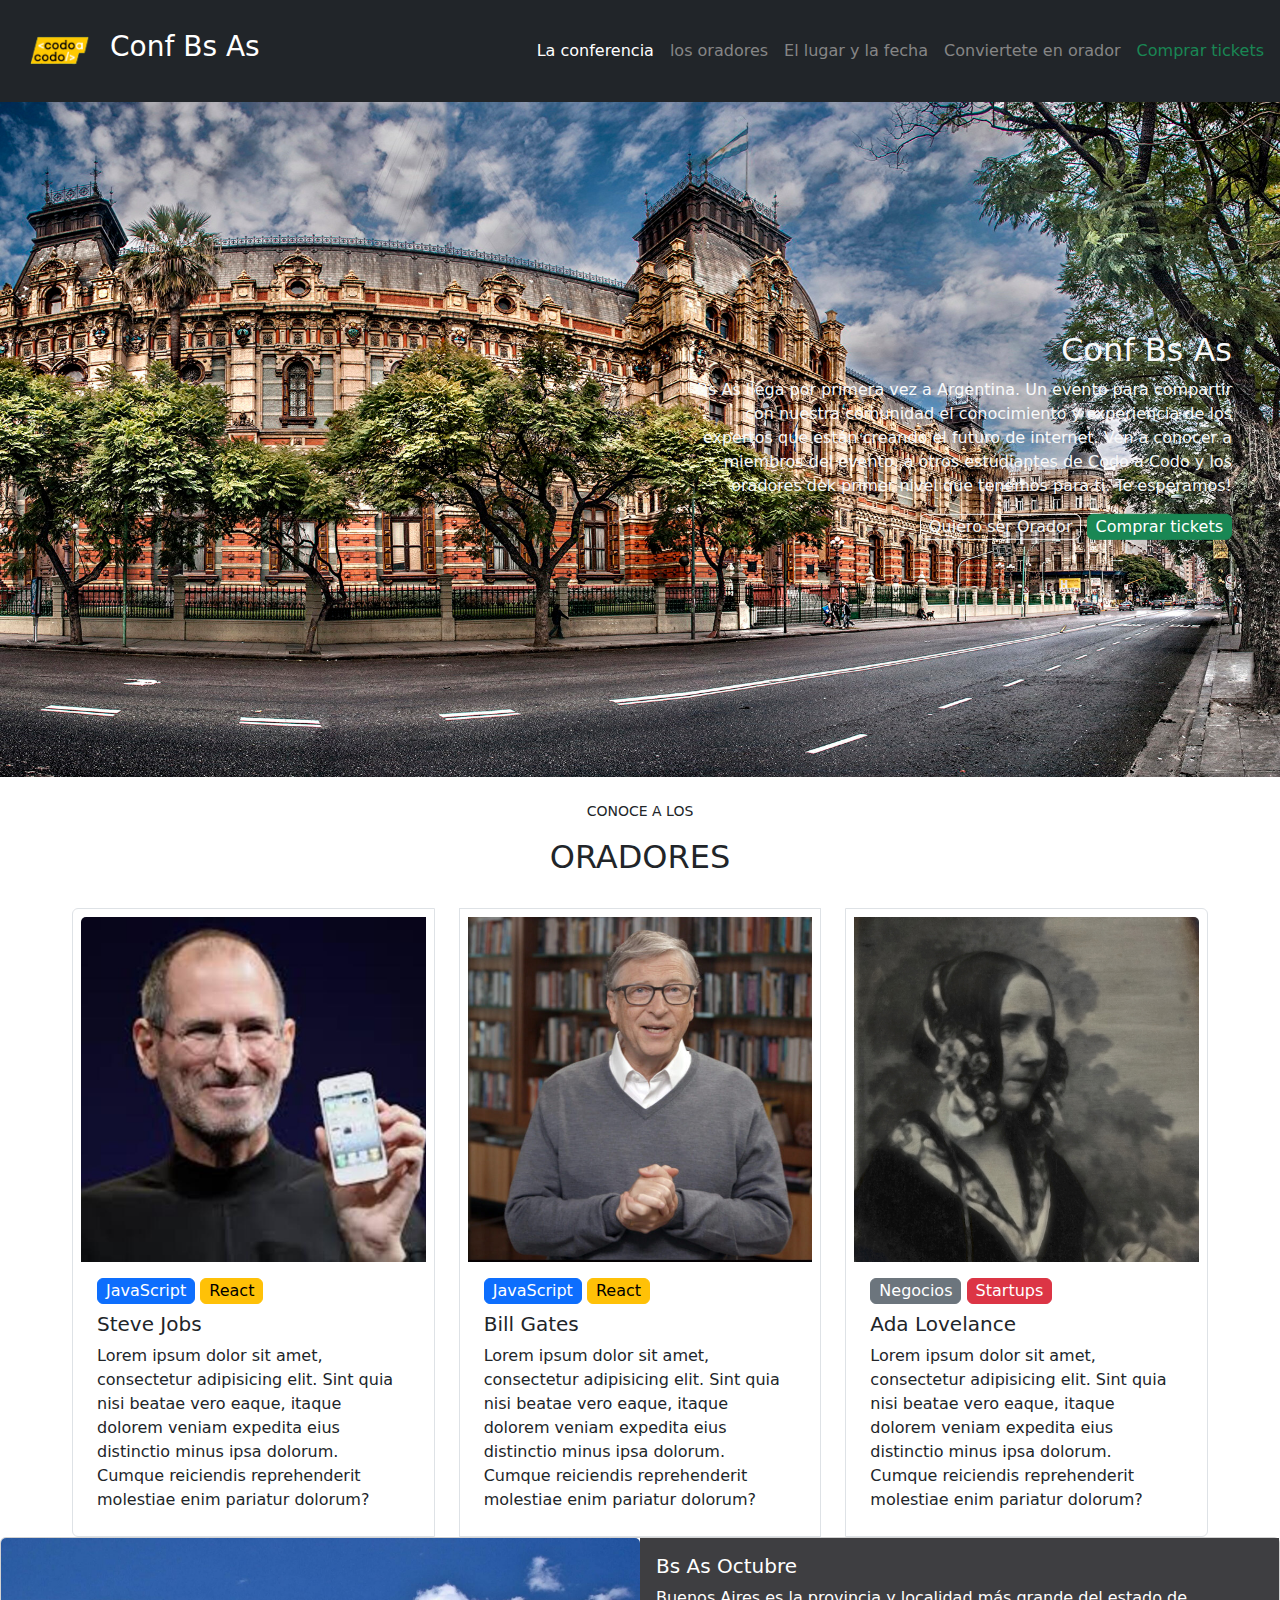
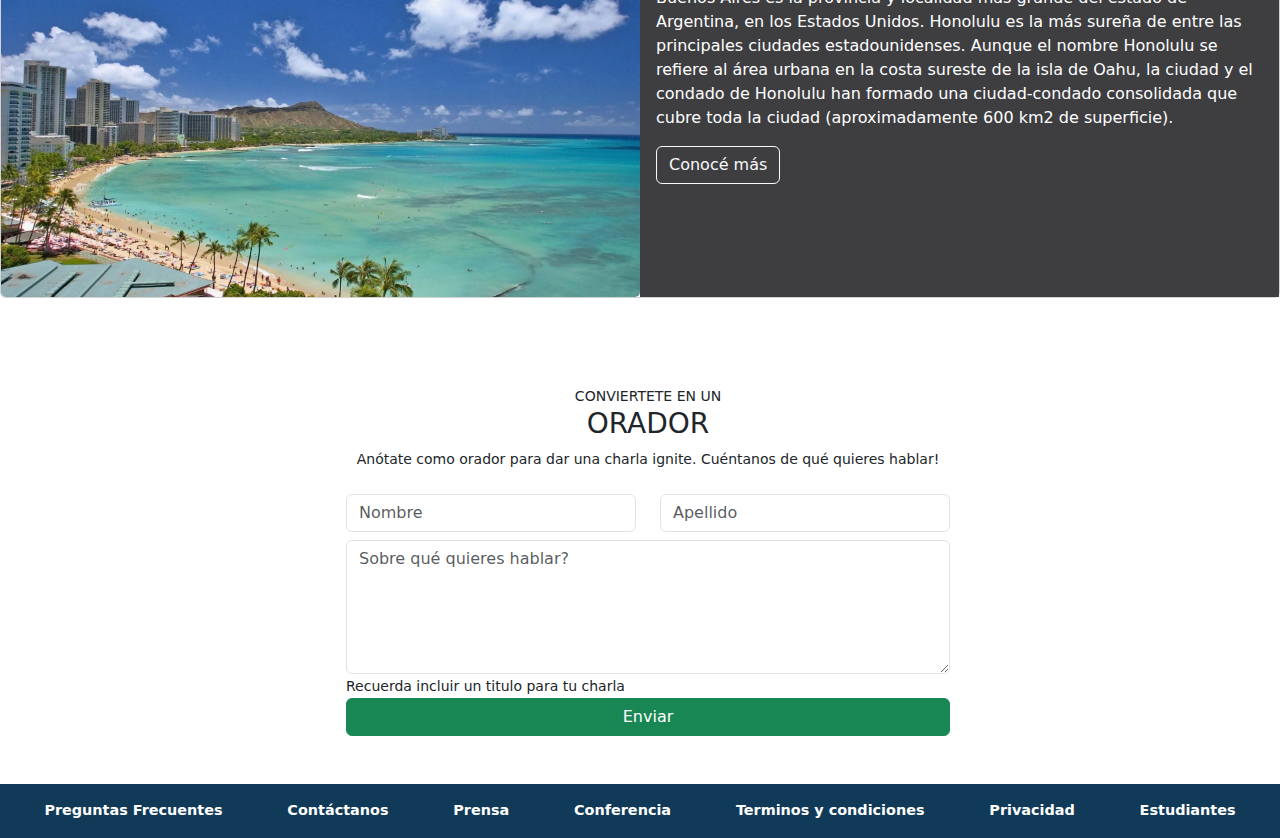
<file: index.html>
<!DOCTYPE html>
<html lang="en">

<head>
    <meta charset="UTF-8" />
    <meta http-equiv="X-UA-Compatible" content="IE=edge" />
    <meta name="viewport" content="width=device-width, initial-scale=1.0" />
    <!-- CSS -->
    <link rel="stylesheet" href="https://cdn.jsdelivr.net/npm/bootstrap@5.2.1/dist/css/bootstrap.min.css">
    <link rel="stylesheet" href="style.css" />
    <title>Codo a Codo</title>
</head>

<body>
    <header>
        <!--Menu de navegación-->
        <nav class="navbar navbar-expand-lg navbar-dark bg-dark object-cover">
            <div class="container-flex" href="#">
                <a class="navbar-brand d-flex logo align-items-center" href="#">
                    <img src="img\codoacodo.png" class="logo" alt="logo" />
                    <h3>Conf Bs As</h3>
                </a>
            </div>

            <button class="navbar-toggler" type="button" data-bs-toggle="collapse" data-bs-target="#navbarNavAltMarkup"
                aria-controls="navbarNavAltMarkup" aria-expanded="false" aria-label="Toggle navigation">
                <span class="navbar-toggler-icon"></span>
            </button>
            <div class="collapse navbar-collapse justify-content-lg-end text-center p-2" id="navbarNavAltMarkup">
                <div class="navbar-nav">
                    <a class="nav-link active" aria-current="page" href="#">La conferencia</a>
                    <a class="nav-link" href="#oradores">los oradores</a>
                    <a class="nav-link" href="#">El lugar y la fecha</a>
                    <a class="nav-link" href="#convOrador">Conviertete en orador</a>
                    <a class="nav-link text-success bright-hover" href="tickets.html">Comprar tickets</a>
                </div>
            </div>

        </nav>
    </header>

    <main>
        <!--Banner y texto-->
        <section class="bannerGrande w-100">
            <div class="position-relative">
                <img src="img\ba1.jpg" class="card-img-top" alt="banner" style="height:75vh;" />
                <div class="position-absolute top-50  end-0 translate-middle-y">
                    <div class="container-flex h-100">

                        <div class=" col-md-6 offset-md-6 d-flex justify-content-center align-items-center px-5">
                            <div class="text-light text-end fs-10">
                                <h2>Conf Bs As </h2>
                                <p>
                                    Bs As llega por primera vez a Argentina.
                                    Un evento para compartir con nuestra comunidad el conocimiento y experiencia de
                                    los expertos
                                    que están creando el futuro de internet. Ven a conocer a miembros del evento,
                                    a otros estudiantes de Codo a Codo y los oradores dek primer nivel que tenemos
                                    para ti.
                                    Te esperamos! </p>
                                <a href="#convOrador" class="btn btn-outline-light py-0 px-2 mb-2">Quiero ser
                                    Orador</a>
                                <a href="tickets.html"class="btn btn-success py-0 px-2 mb-2">Comprar tickets</a>
                            </div>
                        </div>
                    </div>

                </div>
            </div>
        </section>

        <!-- titulo de tarjetas -->
        <section class="oradores" id="oradores">
            <div class="d-flex flex-column align-items-center my-4">
                <p class="small">CONOCE A LOS</p>
                <h2 class="text-uppercase">ORADORES</h2>
            </div>

            <!-- Card 1 -->

            <div class="card-group mx-4 gap-4 px-5">
                <div class="card p-2 border">
                    <img src="img\steve.jpg" class="card-img-top h-100  object-cover" alt="foto bill" />
                    <div class="card-body">
                        <div class="btn btn-primary py-0 px-2 mb-2">JavaScript</div>
                        <div class="btn btn-warning py-0 px-2 mb-2">React</div>
                        <h5 class="card-title">Steve Jobs</h5>
                        <p class="card-text">
                            Lorem ipsum dolor sit amet, consectetur adipisicing elit. Sint
                            quia nisi beatae vero eaque, itaque dolorem veniam expedita eius
                            distinctio minus ipsa dolorum. Cumque reiciendis reprehenderit
                            molestiae enim pariatur dolorum?
                        </p>
                    </div>

                </div>
                <!-- Card 2 -->
                <div class="card p-2 border">
                    <img src="img\bill.jpg" class="card-img-top h-100  object-cover" alt="foto bill" />
                    <div class="card-body">
                        <div class="btn btn-primary py-0 px-2 mb-2">JavaScript</div>
                        <div class="btn btn-warning py-0 px-2 mb-2">React</div>
                        <h5 class="card-title">Bill Gates</h5>
                        <p class="card-text">
                            Lorem ipsum dolor sit amet, consectetur adipisicing elit. Sint
                            quia nisi beatae vero eaque, itaque dolorem veniam expedita eius
                            distinctio minus ipsa dolorum. Cumque reiciendis reprehenderit
                            molestiae enim pariatur dolorum?
                        </p>
                    </div>
                </div>
                <!-- Card 3 -->
                <div class="card p-2 border ">
                    <img src="img\ada.jpeg" class="card-img-top h-100 object-cover" alt="foto ada" />
                    <div class="card-body">
                        <div class="btn btn-secondary py-0 px-2 mb-2">Negocios</div>
                        <div class="btn btn-danger py-0 px-2 mb-2">Startups</div>
                        <h5 class="card-title">Ada Lovelance</h5>
                        <p class="card-text">
                            Lorem ipsum dolor sit amet, consectetur adipisicing elit. Sint
                            quia nisi beatae vero eaque, itaque dolorem veniam expedita eius
                            distinctio minus ipsa dolorum. Cumque reiciendis reprehenderit
                            molestiae enim pariatur dolorum?
                        </p>
                    </div>
                </div>
            </div>
        </section>
        <!--IMAGEN Y TEXTO CARRUSEL DE FOTOS-->
        <aside class="card">
            <div class="row g-0 pb-0">
                <div class="col-md-6 col-sm-6 d-flex">
                    <div class="carousel slide" data-bs-ride="carousel">
                        <div class="carousel-inner">
                            <div class="carousel-item active p-0">
                                <img src="img\honolulu.jpg" class="card-img h-100 w-100 pb-0" alt="honolulu">
                            </div>
                            <div class="carousel-item p-0">
                                <img src="img\ba2.jpg" class="card-img h-100 w-100 pb-0" alt="algun lugar">
                            </div>
                            <div class="carousel-item p-0">
                                <img src="img\ba3.jpg" class="card-img h-100 w-100 pb-0 " alt="buenos aires">
                            </div>
                        </div>
                    </div>
                </div>
                <div class="col-md-6 col-sm-6 d-flex">
                    <div class="card-body" id="card-texto" style="background-color: rgb(62, 62, 65);">
                        <h5 class="text-white">Bs As Octubre</h5>
                        <p class="text-white text-right fs-8">
                            Buenos Aires es la provincia y localidad más grande del estado de Argentina, en los Estados
                            Unidos. Honolulu es la más sureña de entre las principales ciudades estadounidenses. Aunque
                            el
                            nombre Honolulu se refiere al área urbana en la costa sureste de la isla de Oahu, la ciudad
                            y el
                            condado de Honolulu han formado una ciudad-condado consolidada que cubre toda la ciudad
                            (aproximadamente 600 km2 de superficie).
                        </p>
                        <a href="#" class="btn btn-outline-light"> Conocé más</a>
                    </div>
                </div>
            </div>
        </aside>
        <!-- titulo formulario-->
        <div class="container-fluid formularios mt-5 mx-2 rounded-5 pb-5 pt-3 shadow-none" id="convOrador">
            <div class="d-flex flex-column align-items-center my-4">
                <small>CONVIERTETE EN UN</small>
                <h3 class="text-uppercase">ORADOR</h3>

                <small>Anótate como orador para dar una charla ignite. Cuéntanos de qué quieres hablar!</small>
            </div>

            <!-- Formulario -->

            <form class="container align-items-center w-50 pt-0">
                <div class="row pb-2">
                    <div class="col-sm-6">
                        <input type="text" class="form-control" placeholder="Nombre" aria-label="First name">
                    </div>
                    <div class="col-sm-6">
                        <input type="text" class="form-control" placeholder="Apellido" aria-label="Last name">
                    </div>
                </div>

                <!--Textarea-->
                <div class="col">
                    <textarea type="text" rows="5" class="form-control" id="inputEmail3"
                        placeholder="Sobre qué quieres hablar?"></textarea>
                    <small>Recuerda incluir un titulo para tu charla</small>
                </div>
                <div class="row justify-content-center mx-4 mx-md-0">
                    <button type="submit" class="w-100 btn btn-success">Enviar</button>
                </div>
            </form>
        </div>
    </main>
    <!--pie de pagina-->
    <footer class="d-flex mt-8">
        <div class="container-fluid py-3 text-light">
            <nav class="d-flex flex-column flex-md-row fw-bold text-center justify-content-around shadow-img">
                <a href="#">Preguntas Frecuentes</a>
                <a href="#">Contáctanos</a>
                <a href="#">Prensa</a>
                <a href="#">Conferencia</a>
                <a href="#">Terminos y condiciones</a>
                <a href="#">Privacidad</a>
                <a href="#">Estudiantes</a>
            </nav>
        </div>
    </footer>
    <!-- JavaScript -->
    <script src="https://cdn.jsdelivr.net/npm/bootstrap@5.2.1/dist/js/bootstrap.bundle.min.js"></script>
</body>
</html>
</file>
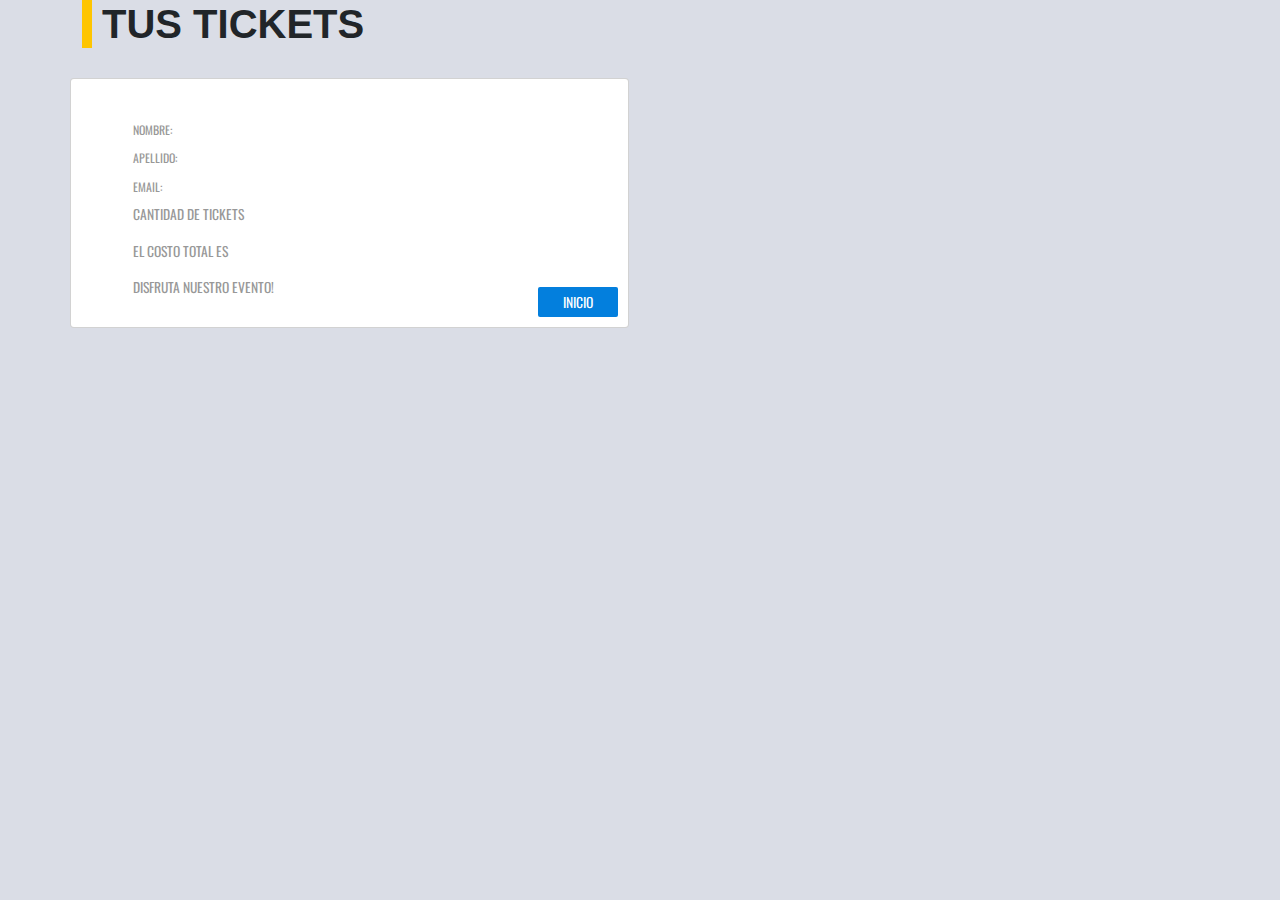
<file: exito.html>
<!DOCTYPE html>
<html lang="en">

<head>
    <meta charset="UTF-8">
    <meta http-equiv="X-UA-Compatible" content="IE=edge">
    <meta name="viewport" content="width=device-width, initial-scale=1.0">
    <link rel="stylesheet" href="https://cdn.jsdelivr.net/npm/bootstrap@5.2.1/dist/css/bootstrap.min.css">
    <link rel="stylesheet" href="styleticket.css" />
    <title>Ticket</title>
</head>

<body>
    <section class="container align-content-center">
        <h1>Tus Tickets</h1>
        <div class="row">
            <article class="card fl-left">
                <section class="card-cont">
                    <h1 id="valor3"></h1>
                    <small>Nombre:</small>
                    <h3 id="valor1"></h3>
                    <small>Apellido:</small>
                    <h3 id="valor2"></h3>
                    <small>Email:</small>
                    <h3 id="valor4"></h3>
                    <p>cantidad de tickets </p>
                    <div id="cantidad"> </div>
                    <p>El costo total es </p>
                    <h2 id="total"></h2>
                    <a href="index.html">inicio</a>
                    <div id="frase">Disfruta nuestro evento!</div>
                </section>
            </article>


            <script src="js/exito.js"></script>
</body>

</html>
</file>
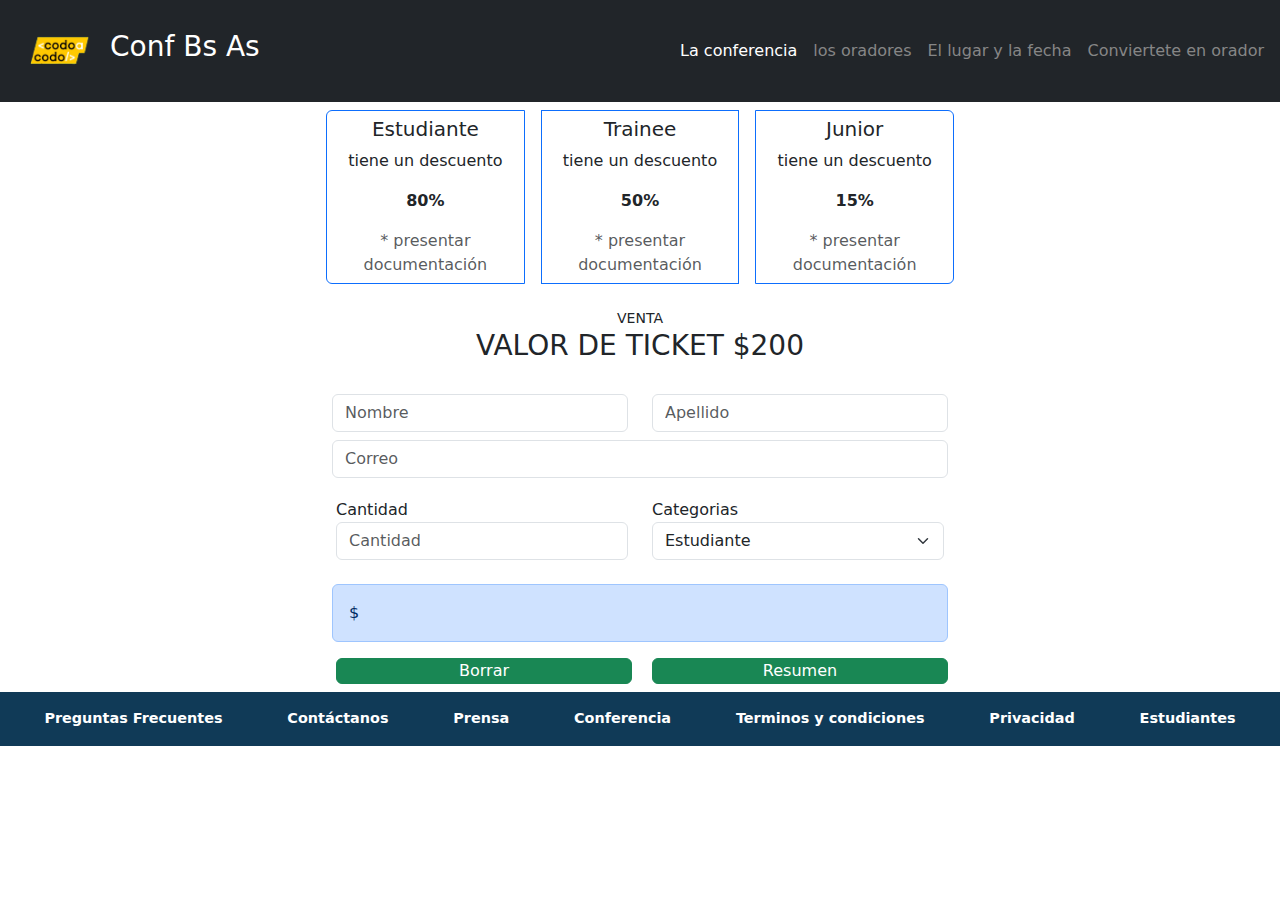
<file: tickets.html>
<!DOCTYPE html>
<html lang="en">

<head>
    <meta charset="UTF-8">
    <meta http-equiv="X-UA-Compatible" content="IE=edge">
    <meta name="viewport" content="width=device-width, initial-scale=1.0">
    <!-- CSS -->
    <link rel="stylesheet" href="https://cdn.jsdelivr.net/npm/bootstrap@5.2.1/dist/css/bootstrap.min.css">
    <link rel="stylesheet" href="style.css" />
    <title>Comprar Tickets</title>
</head>

<body>
    <main>
        <header>
            <!--Menu de navegación-->
            <nav class="navbar navbar-expand-lg navbar-dark bg-dark object-cover">
                <div class="container-flex" href="#">
                    <a class="navbar-brand d-flex logo align-items-center" href="#">
                        <img src="img\codoacodo.png" class="logo" alt="logo" />
                        <h3>Conf Bs As</h3>
                    </a>
                </div>

                <button class="navbar-toggler" type="button" data-bs-toggle="collapse"
                    data-bs-target="#navbarNavAltMarkup" aria-controls="navbarNavAltMarkup" aria-expanded="false"
                    aria-label="Toggle navigation">
                    <span class="navbar-toggler-icon"></span>
                </button>
                <div class="collapse navbar-collapse justify-content-lg-end text-center p-2" id="navbarNavAltMarkup">
                    <div class="navbar-nav">
                        <a class="nav-link active" aria-current="page" href="./index.html">La conferencia</a>
                        <a class="nav-link" href="#">los oradores</a>
                        <a class="nav-link" href="#">El lugar y la fecha</a>
                        <a class="nav-link" href="#">Conviertete en orador</a>
                        <!-- <a class="nav-link disabled" href="tickets.html">Comprar tickets</a>-->
                    </div>
                </div>

            </nav>
        </header>


        <!--Javascript-->
        <section>
            <div class="container-fluid d-flex justify-content-center pt-2">
                <div class="card-group align-content-center gap-3 w-50">
                    <div id="cuadro1" class="btn card border border-primary">
                        <h5 class="card-title">Estudiante</h5>
                        <p class="card-text">tiene un descuento</p>
                        <p class="card-text fw-bold">80%</p>
                        <p class="card-text text-muted">* presentar documentación</p>
                    </div>
                    <div id="cuadro2" class="btn card border border-primary">
                        <h5 class="card-title">Trainee</h5>
                        <p class="card-text">tiene un descuento</p>
                        <p class="card-text fw-bold">50%</p>
                        <p class="card-text text-muted">* presentar documentación</p>
                    </div>
                    <div id="cuadro3" class="btn card border border-primary">
                        <h5 class="card-title">Junior</h5>
                        <p class="card-text">tiene un descuento</p>
                        <p class="card-text fw-bold">15%</p>
                        <p class="card-text text-muted">* presentar documentación</p>
                    </div>
                </div>
            </div>
        </section>
        <section>
            <!--Formulario-->
            <form name="formulario" class="container align-items-center w-50 pt-0">
                <div class="d-flex flex-column align-items-center my-4">
                    <small>VENTA</small>
                    <h3 class="text-uppercase align-content-center">VALOR DE TICKET $200</span></h3>
                </div>
                <div class="row pb-2">
                    <div class="col-sm-6">
                        <input type="text" id="valor1" name="valor1"class="form-control" placeholder="Nombre"
                            aria-label="First name">
                    </div>
                    <div class="col-sm-6">
                        <input type="text" id="valor2" name="valor2" class="form-control" placeholder="Apellido"
                            aria-label="Last name">
                    </div>
                </div>
                <div class="col-sm mb-3">
                    <input type="email" id="valor4" name="valor4" class="form-control" placeholder="Correo">
                </div>
                <div class="row pb-2 p-1 px-1">
                    <div class="col-sm-6">
                        <label>Cantidad</label>
                        <input type="number" class="form-control" id="cantidad" name="cantidad" placeholder="Cantidad">
                    </div>
                    <div class="col-sm-6">
                        <label>Categorias</label>
                        <select id="seleccion" name="opcion" class="form-select"
                            aria-label="Floating label select example">
                            
                            <option value="1">Estudiante</option>
                            <option value="2">Trainee</option>
                            <option value="3">Junior</option>
                        </select>
                    </div>
                </div>

                <div class="col-sm-12 pt-3 m-0">
                    <p class="alert alert-primary" id="total"> <span id="precio"
                            class="fw-semibold"></span>$
                    </p>
                </div>
                <!-- Botones -->
                <div class="d-flex justify-content-center gap-3">
                    <button id="boton1" value="borrar" class="btn btn-success py-0 px-2 mb-2 w-50 mx-1">Borrar</button>
                    <button id="boton2" value="resumen" class="btn btn-success  py-0 px-2 mb-2 w-50">Resumen</button>

                </div>

            </form>


        </section>
    </main>
    <!--pie de pagina-->
    <footer class="d-flex mt-8">
        <div class="container-fluid py-3 text-light">
            <nav class="d-flex flex-column flex-md-row fw-bold text-center justify-content-around shadow-img">
                <a href="#">Preguntas Frecuentes</a>
                <a href="#">Contáctanos</a>
                <a href="#">Prensa</a>
                <a href="#">Conferencia</a>
                <a href="#">Terminos y condiciones</a>
                <a href="#">Privacidad</a>
                <a href="#">Estudiantes</a>
            </nav>
        </div>
    </footer>
    <!-- JavaScript Bundle with Popper -->

    <script src="https://cdn.jsdelivr.net/npm/bootstrap@5.2.2/dist/js/bootstrap.bundle.min.js"
        integrity="sha384-OERcA2EqjJCMA+/3y+gxIOqMEjwtxJY7qPCqsdltbNJuaOe923+mo//f6V8Qbsw3" crossorigin="anonymous">
        </script>
    <script src="js/dom.js"></script>
    <script src="js/action-cuadros.js"></script>
    <script src="js/action-buttons.js"></script>
    <script src="js/options.js"></script>

</body>

</html>
</file>
<file: style.css>
/*header*/
.logo{
    padding:.5em;
    width: 5em;   
}
.navbar-nav .disabled{
    color:rgb(8, 80, 8);

}

.object-cover {
    object-fit: cover;
}

nav div .navbar-nav a {
    color: rgb(134, 134, 134);
}

footer {
    font-size: 0.9rem;
    background-color: #103a57;   
}

footer a {
    text-decoration: none;
    color: white
}
</file>
<file: styleticket.css>
@import url('https://fonts.googleapis.com/css?family=Oswald');
* {
    margin: 0;
    padding: 0;
    border: 0;
    box-sizing: border-box
}

body {
    background-color: #dadde6;
    font-family: arial
}

.fl-left {
    float: left
}

.fl-right {
    float: right
}

h1 {
    text-transform: uppercase;
    font-weight: 900;
    border-left: 10px solid #fec500;
    padding-left: 10px;
    margin-bottom: 30px
}

.row {
    overflow: hidden
}

.card {
    display: table-row;
    width: 49%;
    background-color: #fff;
    color: #989898;
    margin-bottom: 10px;
    font-family: 'Oswald', sans-serif;
    text-transform: uppercase;
    border-radius: 4px;
    position: relative
}

.card+.card {
    margin-left: 2%
}


.card-cont {
    display: table-cell;
    width: 75%;
    font-size: 85%;
    padding: 10px 10px 30px 50px
}

.card-cont h3 {
    color: #3C3C3C;
    font-size: 130%
}

.card-cont>div {
    display: table-row
}

.card-cont .even-info p {
    display: table-cell
}



.card-cont .even-info p {
    padding: 30px 50px 0 0
}

.card-cont span {
    display: block
}

.card-cont a {
    display: block;
    text-decoration: none;
    width: 80px;
    height: 30px;
    background-color: #D8DDE0;
    color: #fff;
    text-align: center;
    line-height: 30px;
    border-radius: 2px;
    position: absolute;
    right: 10px;
    bottom: 10px
}

.row:last-child .card:first-child .card-cont a {
    background-color: #037FDD
}

.row:last-child .card:last-child .card-cont a {
    background-color: #F8504C
}

@media screen and (max-width: 860px) {
    .card {
        display: block;
        float: none;
        width: 100%;
        margin-bottom: 10px
    }
    .card+.card {
        margin-left: 0
    }
}
</file>
